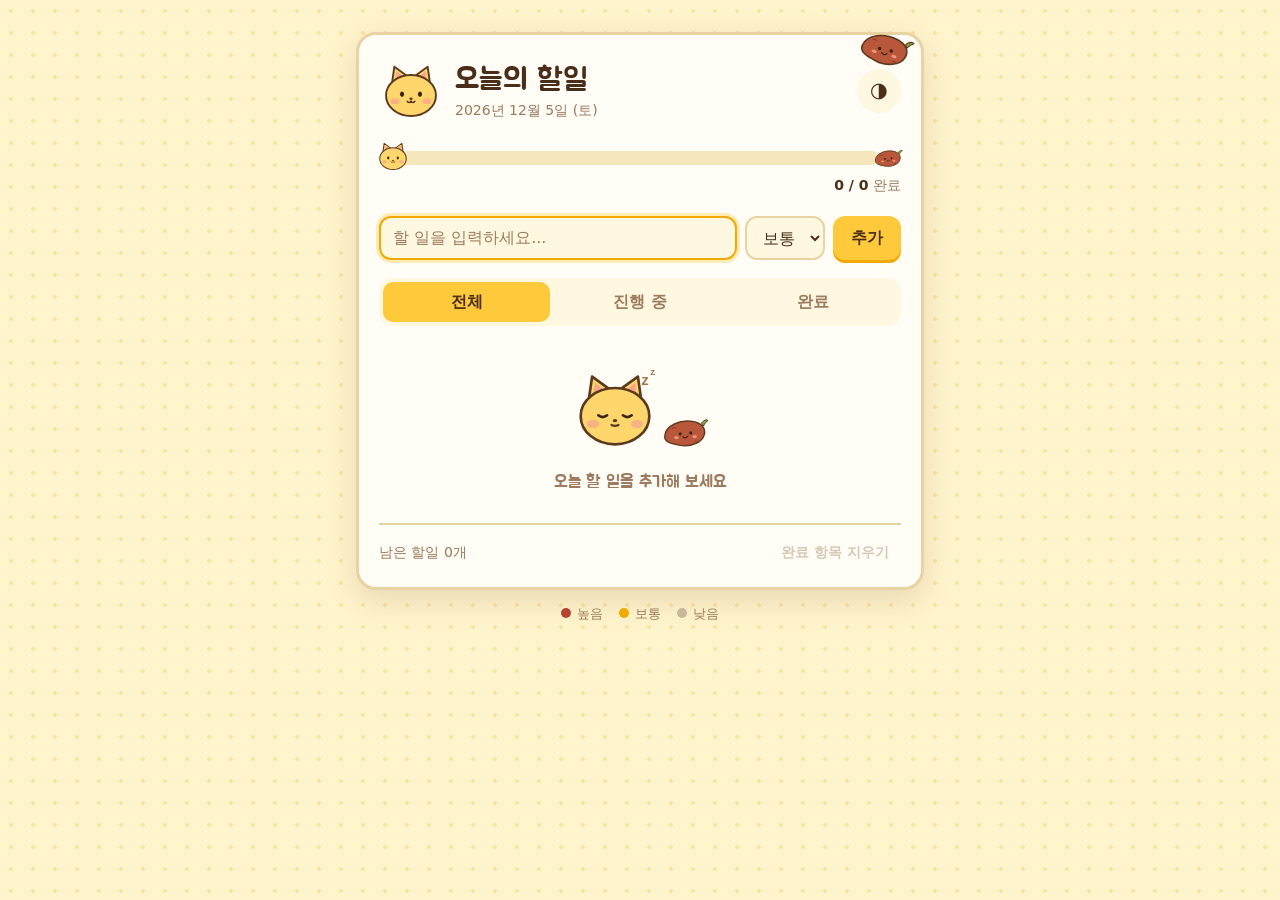
<file: todolist/index.html>
<!doctype html>
<html lang="ko">
<head>
  <meta charset="utf-8">
  <meta name="viewport" content="width=device-width, initial-scale=1">
  <title>오늘의 할일</title>
  <link rel="preconnect" href="https://fonts.googleapis.com">
  <link rel="preconnect" href="https://fonts.gstatic.com" crossorigin>
  <link rel="stylesheet" href="https://fonts.googleapis.com/css2?family=Jua&display=swap">
  <link rel="stylesheet" href="css/style.css">
  <script type="module" src="js/app.js"></script>
</head>
<body>
  <!-- 캐릭터 SVG 스프라이트 -->
  <svg width="0" height="0" style="position:absolute" aria-hidden="true">
    <defs>
      <g id="cat-base">
        <path d="M20 40 L24 12 L46 28 Z" fill="#FFD66B" stroke="#5B3A1E" stroke-width="3" stroke-linejoin="round"/>
        <path d="M80 40 L76 12 L54 28 Z" fill="#FFD66B" stroke="#5B3A1E" stroke-width="3" stroke-linejoin="round"/>
        <path d="M26 30 L27 19 L36 26 Z" fill="#F7A58B"/>
        <path d="M74 30 L73 19 L64 26 Z" fill="#F7A58B"/>
        <ellipse cx="50" cy="57" rx="39" ry="32" fill="#FFD66B" stroke="#5B3A1E" stroke-width="3"/>
        <ellipse cx="25" cy="66" rx="7" ry="4.5" fill="#F7A58B" opacity="0.75"/>
        <ellipse cx="75" cy="66" rx="7" ry="4.5" fill="#F7A58B" opacity="0.75"/>
        <ellipse cx="50" cy="62" rx="2.6" ry="1.9" fill="#5B3A1E"/>
      </g>
    </defs>
    <symbol id="cat" viewBox="0 0 100 100">
      <use href="#cat-base"/>
      <ellipse cx="36" cy="55" rx="3.2" ry="4.2" fill="#3A2412"/>
      <ellipse cx="64" cy="55" rx="3.2" ry="4.2" fill="#3A2412"/>
      <path d="M44 66 Q47 70 50 66 Q53 70 56 66" fill="none" stroke="#5B3A1E" stroke-width="2.4" stroke-linecap="round"/>
    </symbol>
    <symbol id="cat-happy" viewBox="0 0 100 100">
      <use href="#cat-base"/>
      <path d="M31 57 Q36 50 41 57" fill="none" stroke="#3A2412" stroke-width="3" stroke-linecap="round"/>
      <path d="M59 57 Q64 50 69 57" fill="none" stroke="#3A2412" stroke-width="3" stroke-linecap="round"/>
      <path d="M44 66 Q50 77 56 66 Z" fill="#E86F5A" stroke="#5B3A1E" stroke-width="2.2" stroke-linejoin="round"/>
    </symbol>
    <symbol id="cat-sleep" viewBox="0 0 100 100">
      <use href="#cat-base"/>
      <path d="M31 56 Q36 60 41 56" fill="none" stroke="#3A2412" stroke-width="3" stroke-linecap="round"/>
      <path d="M59 56 Q64 60 69 56" fill="none" stroke="#3A2412" stroke-width="3" stroke-linecap="round"/>
      <path d="M46 67 Q50 69 54 67" fill="none" stroke="#5B3A1E" stroke-width="2.4" stroke-linecap="round"/>
      <text x="80" y="22" font-family="sans-serif" font-weight="700" font-size="16" fill="#A47551">z</text>
      <text x="90" y="10" font-family="sans-serif" font-weight="700" font-size="11" fill="#A47551">z</text>
    </symbol>
    <symbol id="potato" viewBox="0 0 100 100">
      <path d="M84 36 Q92 26 98 30 Q92 34 88 42 Z" fill="#8DA43A" stroke="#5B3A1E" stroke-width="2" stroke-linejoin="round"/>
      <path d="M8 62 C10 40 40 28 66 32 C84 35 94 46 90 60 C86 76 62 86 40 82 C20 79 6 74 8 62 Z" fill="#B8573A" stroke="#5B3A1E" stroke-width="3" stroke-linejoin="round"/>
      <path d="M24 46 Q28 44 31 46" fill="none" stroke="#8A3D26" stroke-width="2" stroke-linecap="round"/>
      <path d="M70 74 Q74 72 77 74" fill="none" stroke="#8A3D26" stroke-width="2" stroke-linecap="round"/>
      <circle cx="40" cy="58" r="3.2" fill="#3A2412"/>
      <circle cx="62" cy="56" r="3.2" fill="#3A2412"/>
      <ellipse cx="32" cy="66" rx="5" ry="3" fill="#F7A58B" opacity="0.8"/>
      <ellipse cx="70" cy="64" rx="5" ry="3" fill="#F7A58B" opacity="0.8"/>
      <path d="M46 64 Q51 69 56 63" fill="none" stroke="#3A2412" stroke-width="2.4" stroke-linecap="round"/>
    </symbol>
  </svg>

  <main class="app">
    <div id="storage-banner" class="banner banner--warn" hidden>
      이 브라우저에서는 데이터가 저장되지 않아요. 페이지를 닫으면 할일이 사라져요.
    </div>

    <section class="card">
      <header class="header">
        <svg class="header__cat" aria-hidden="true"><use href="#cat"/></svg>
        <div class="header__text">
          <h1 class="header__title">오늘의 할일</h1>
          <p id="today" class="header__date"></p>
        </div>
        <button id="theme-toggle" class="icon-btn theme-toggle" type="button"></button>
        <svg class="header__potato" aria-hidden="true"><use href="#potato"/></svg>
      </header>

      <div class="progress">
        <div class="progress__track" role="progressbar" aria-label="오늘 진행률" aria-valuemin="0" aria-valuemax="100" aria-valuenow="0">
          <div id="progress-fill" class="progress__fill"></div>
          <svg id="progress-cat" class="progress__cat" aria-hidden="true"><use href="#cat"/></svg>
          <svg class="progress__potato" aria-hidden="true"><use href="#potato"/></svg>
        </div>
        <p id="progress-text" class="progress__text"></p>
      </div>

      <div id="celebrate" class="celebrate" hidden>
        <svg class="celebrate__cat" aria-hidden="true"><use href="#cat-happy"/></svg>
        <p>오늘 할일을 모두 끝냈어요! 🎉</p>
        <svg class="celebrate__potato" aria-hidden="true"><use href="#potato"/></svg>
      </div>

      <div id="carry-banner" class="banner banner--carry" hidden>
        <p id="carry-text"></p>
        <div class="banner__actions">
          <button id="carry-accept" class="btn btn--primary btn--small" type="button">오늘로 가져오기</button>
          <button id="carry-dismiss" class="btn btn--ghost btn--small" type="button">괜찮아요</button>
        </div>
      </div>

      <form id="add-form" class="add-form" autocomplete="off">
        <label for="new-todo" class="visually-hidden">새 할일</label>
        <input id="new-todo" class="add-form__input" type="text" maxlength="100" placeholder="할 일을 입력하세요..." autofocus>
        <label for="new-priority" class="visually-hidden">우선순위</label>
        <select id="new-priority" class="add-form__select">
          <option value="high">높음</option>
          <option value="medium" selected>보통</option>
          <option value="low">낮음</option>
        </select>
        <button class="btn btn--primary" type="submit">추가</button>
      </form>

      <nav class="filters" aria-label="할일 필터">
        <button class="filter" type="button" data-filter="all">전체</button>
        <button class="filter" type="button" data-filter="active">진행 중</button>
        <button class="filter" type="button" data-filter="done">완료</button>
      </nav>

      <ul id="todo-list" class="todo-list"></ul>

      <div id="empty-state" class="empty" hidden>
        <div id="empty-art" class="empty__art">
          <svg class="empty__cat" aria-hidden="true"><use href="#cat-sleep"/></svg>
          <svg class="empty__potato" aria-hidden="true"><use href="#potato"/></svg>
        </div>
        <p id="empty-text"></p>
      </div>

      <footer class="footer">
        <span id="remaining"></span>
        <button id="clear-completed" class="btn btn--ghost btn--small" type="button">완료 항목 지우기</button>
      </footer>
    </section>

    <p class="legend">
      <span class="dot dot--high"></span>높음
      <span class="dot dot--medium"></span>보통
      <span class="dot dot--low"></span>낮음
    </p>
  </main>

  <div id="toast" class="toast" role="status" aria-live="polite" hidden>
    <span>삭제됨</span>
    <button id="toast-undo" class="toast__undo" type="button">되돌리기</button>
  </div>
</body>
</html>
</file>
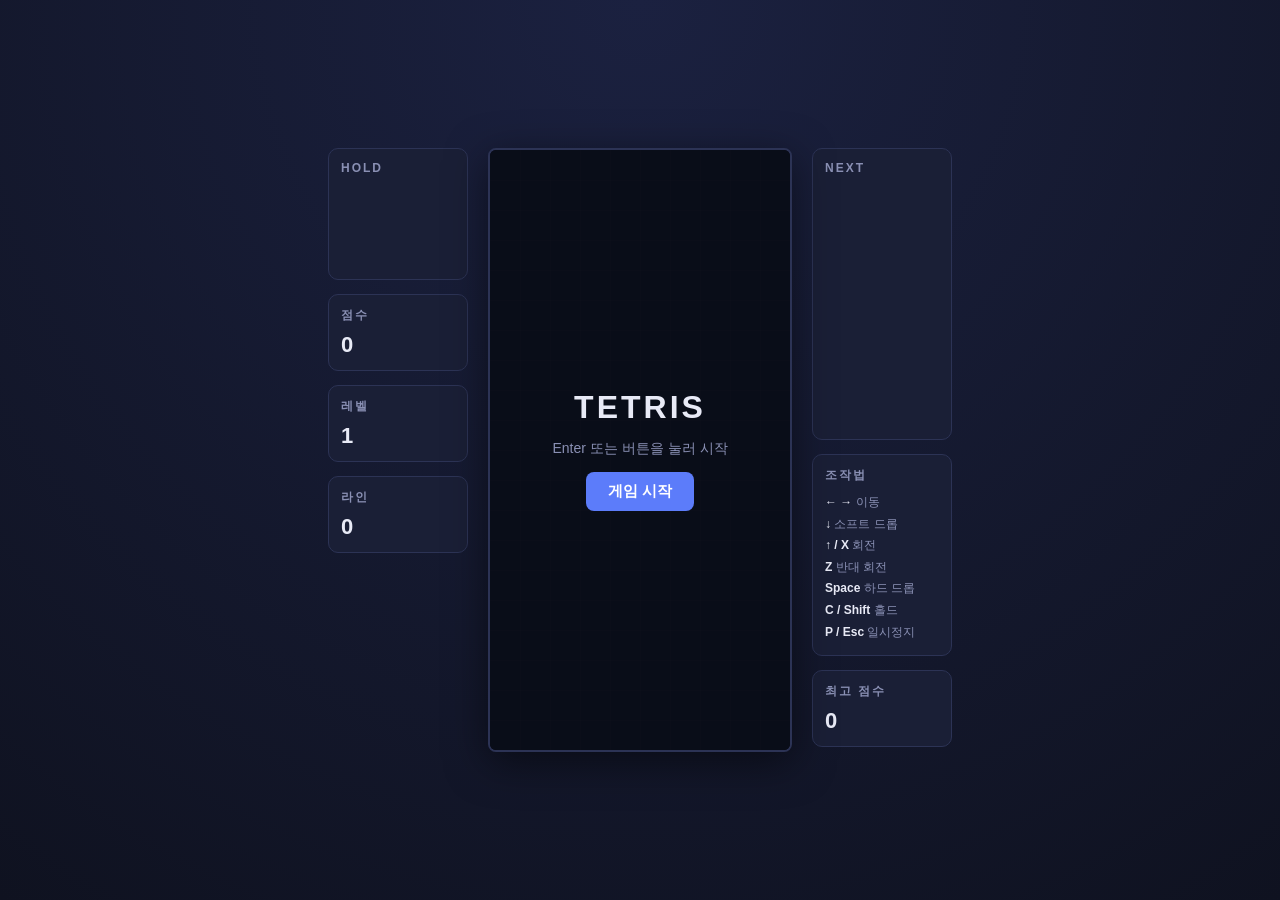
<file: tetris.html>
<!DOCTYPE html>
<html lang="ko">
<head>
<meta charset="UTF-8">
<meta name="viewport" content="width=device-width, initial-scale=1.0">
<title>테트리스</title>
<style>
  :root {
    --bg: #0f1220;
    --panel: #1a1f36;
    --border: #2c3355;
    --text: #e8eaf6;
    --muted: #8a90b4;
    --accent: #5c7cfa;
    --cell: 30px;
  }
  * { box-sizing: border-box; margin: 0; padding: 0; }
  body {
    background: radial-gradient(circle at top, #1b2140, var(--bg));
    color: var(--text);
    font-family: "Segoe UI", "Malgun Gothic", sans-serif;
    min-height: 100vh;
    display: flex;
    align-items: center;
    justify-content: center;
    padding: 16px;
  }
  .game {
    display: flex;
    gap: 20px;
    align-items: flex-start;
  }
  .side {
    display: flex;
    flex-direction: column;
    gap: 14px;
    width: 140px;
  }
  .box {
    background: var(--panel);
    border: 1px solid var(--border);
    border-radius: 10px;
    padding: 12px;
  }
  .box h3 {
    font-size: 12px;
    letter-spacing: 2px;
    color: var(--muted);
    margin-bottom: 8px;
    text-transform: uppercase;
  }
  .stat { font-size: 22px; font-weight: 700; font-variant-numeric: tabular-nums; }
  .board-wrap {
    position: relative;
    border: 2px solid var(--border);
    border-radius: 8px;
    overflow: hidden;
    box-shadow: 0 10px 40px rgba(0,0,0,.5);
  }
  #board { display: block; background: #0a0d18; }
  .overlay {
    position: absolute;
    inset: 0;
    background: rgba(10, 13, 24, .85);
    display: flex;
    flex-direction: column;
    align-items: center;
    justify-content: center;
    gap: 14px;
    text-align: center;
  }
  .overlay.hidden { display: none; }
  .overlay h2 { font-size: 32px; letter-spacing: 3px; }
  .overlay p { color: var(--muted); font-size: 14px; }
  button {
    background: var(--accent);
    color: #fff;
    border: none;
    border-radius: 8px;
    padding: 10px 22px;
    font-size: 15px;
    font-weight: 600;
    cursor: pointer;
    transition: transform .1s, filter .2s;
  }
  button:hover { filter: brightness(1.15); }
  button:active { transform: scale(.96); }
  .keys { font-size: 12px; line-height: 1.8; color: var(--muted); }
  .keys b { color: var(--text); font-weight: 600; }
  .touch {
    display: none;
    grid-template-columns: repeat(4, 1fr);
    gap: 8px;
    margin-top: 12px;
  }
  .touch button { padding: 14px 0; font-size: 18px; }

  @media (max-width: 640px) {
    :root { --cell: 22px; }
    .game { flex-direction: column; align-items: center; gap: 12px; }
    .side { flex-direction: row; width: auto; flex-wrap: wrap; justify-content: center; }
    .side .box { padding: 8px; }
    .keys-box { display: none; }
    .touch { display: grid; }
  }
</style>
</head>
<body>
  <div>
    <div class="game">
      <div class="side">
        <div class="box">
          <h3>Hold</h3>
          <canvas id="hold" width="100" height="80"></canvas>
        </div>
        <div class="box">
          <h3>점수</h3>
          <div class="stat" id="score">0</div>
        </div>
        <div class="box">
          <h3>레벨</h3>
          <div class="stat" id="level">1</div>
        </div>
        <div class="box">
          <h3>라인</h3>
          <div class="stat" id="lines">0</div>
        </div>
      </div>

      <div class="board-wrap">
        <canvas id="board"></canvas>
        <div class="overlay" id="overlay">
          <h2 id="overlayTitle">TETRIS</h2>
          <p id="overlayText">Enter 또는 버튼을 눌러 시작</p>
          <button id="startBtn">게임 시작</button>
        </div>
      </div>

      <div class="side">
        <div class="box">
          <h3>Next</h3>
          <canvas id="next" width="100" height="240"></canvas>
        </div>
        <div class="box keys-box">
          <h3>조작법</h3>
          <div class="keys">
            <b>← →</b> 이동<br>
            <b>↓</b> 소프트 드롭<br>
            <b>↑ / X</b> 회전<br>
            <b>Z</b> 반대 회전<br>
            <b>Space</b> 하드 드롭<br>
            <b>C / Shift</b> 홀드<br>
            <b>P / Esc</b> 일시정지
          </div>
        </div>
        <div class="box">
          <h3>최고 점수</h3>
          <div class="stat" id="best">0</div>
        </div>
      </div>
    </div>

    <div class="touch">
      <button data-act="left">◀</button>
      <button data-act="rotate">⟳</button>
      <button data-act="right">▶</button>
      <button data-act="hold">H</button>
      <button data-act="down">▼</button>
      <button data-act="drop" style="grid-column: span 2">⤓ 드롭</button>
      <button data-act="pause">Ⅱ</button>
    </div>
  </div>

<script>
(() => {
  'use strict';

  const COLS = 10;
  const ROWS = 20;
  const CELL = parseInt(getComputedStyle(document.documentElement).getPropertyValue('--cell'), 10) || 30;

  const COLORS = {
    I: '#22d3ee', O: '#facc15', T: '#a855f7',
    S: '#22c55e', Z: '#ef4444', J: '#3b82f6', L: '#f97316'
  };

  const SHAPES = {
    I: [[0,0,0,0],[1,1,1,1],[0,0,0,0],[0,0,0,0]],
    O: [[1,1],[1,1]],
    T: [[0,1,0],[1,1,1],[0,0,0]],
    S: [[0,1,1],[1,1,0],[0,0,0]],
    Z: [[1,1,0],[0,1,1],[0,0,0]],
    J: [[1,0,0],[1,1,1],[0,0,0]],
    L: [[0,0,1],[1,1,1],[0,0,0]]
  };

  // SRS wall kick 데이터 (y는 위쪽이 +이므로 적용 시 부호 반전)
  const KICKS = {
    normal: {
      '0>1': [[0,0],[-1,0],[-1,1],[0,-2],[-1,-2]],
      '1>0': [[0,0],[1,0],[1,-1],[0,2],[1,2]],
      '1>2': [[0,0],[1,0],[1,-1],[0,2],[1,2]],
      '2>1': [[0,0],[-1,0],[-1,1],[0,-2],[-1,-2]],
      '2>3': [[0,0],[1,0],[1,1],[0,-2],[1,-2]],
      '3>2': [[0,0],[-1,0],[-1,-1],[0,2],[-1,2]],
      '3>0': [[0,0],[-1,0],[-1,-1],[0,2],[-1,2]],
      '0>3': [[0,0],[1,0],[1,1],[0,-2],[1,-2]]
    },
    I: {
      '0>1': [[0,0],[-2,0],[1,0],[-2,-1],[1,2]],
      '1>0': [[0,0],[2,0],[-1,0],[2,1],[-1,-2]],
      '1>2': [[0,0],[-1,0],[2,0],[-1,2],[2,-1]],
      '2>1': [[0,0],[1,0],[-2,0],[1,-2],[-2,1]],
      '2>3': [[0,0],[2,0],[-1,0],[2,1],[-1,-2]],
      '3>2': [[0,0],[-2,0],[1,0],[-2,-1],[1,2]],
      '3>0': [[0,0],[1,0],[-2,0],[1,-2],[-2,1]],
      '0>3': [[0,0],[-1,0],[2,0],[-1,2],[2,-1]]
    }
  };

  const LINE_SCORES = [0, 100, 300, 500, 800];

  // DOM
  const boardCanvas = document.getElementById('board');
  const ctx = boardCanvas.getContext('2d');
  const holdCtx = document.getElementById('hold').getContext('2d');
  const nextCtx = document.getElementById('next').getContext('2d');
  const overlay = document.getElementById('overlay');
  const overlayTitle = document.getElementById('overlayTitle');
  const overlayText = document.getElementById('overlayText');
  const startBtn = document.getElementById('startBtn');
  const scoreEl = document.getElementById('score');
  const levelEl = document.getElementById('level');
  const linesEl = document.getElementById('lines');
  const bestEl = document.getElementById('best');

  boardCanvas.width = COLS * CELL;
  boardCanvas.height = ROWS * CELL;

  // 상태
  let board, current, holdType, canHold, queue, bag;
  let score, lines, level, best = 0;
  let dropTimer, lastTime, lockTimer, lockMoves;
  let state = 'idle'; // idle | playing | paused | over
  let clearingRows = [], clearAnim = 0;

  try { best = parseInt(localStorage.getItem('tetris-best'), 10) || 0; } catch (e) {}
  bestEl.textContent = best;

  const emptyBoard = () => Array.from({ length: ROWS }, () => Array(COLS).fill(null));

  function rotateMatrix(m, dir) {
    const n = m.length;
    const r = Array.from({ length: n }, () => Array(n).fill(0));
    for (let y = 0; y < n; y++)
      for (let x = 0; x < n; x++)
        if (dir > 0) r[x][n - 1 - y] = m[y][x];
        else r[n - 1 - x][y] = m[y][x];
    return r;
  }

  function refillBag() {
    const types = Object.keys(SHAPES);
    for (let i = types.length - 1; i > 0; i--) {
      const j = Math.floor(Math.random() * (i + 1));
      [types[i], types[j]] = [types[j], types[i]];
    }
    bag.push(...types);
  }

  function nextType() {
    while (queue.length < 6) {
      if (bag.length === 0) refillBag();
      queue.push(bag.shift());
    }
    return queue.shift();
  }

  function createPiece(type) {
    const shape = SHAPES[type].map(r => r.slice());
    return {
      type,
      shape,
      rot: 0,
      x: Math.floor((COLS - shape.length) / 2),
      y: type === 'I' ? -1 : 0
    };
  }

  function collides(piece, dx = 0, dy = 0, shape = piece.shape) {
    for (let y = 0; y < shape.length; y++) {
      for (let x = 0; x < shape[y].length; x++) {
        if (!shape[y][x]) continue;
        const nx = piece.x + x + dx;
        const ny = piece.y + y + dy;
        if (nx < 0 || nx >= COLS || ny >= ROWS) return true;
        if (ny >= 0 && board[ny][nx]) return true;
      }
    }
    return false;
  }

  function spawn(type) {
    current = createPiece(type || nextType());
    lockTimer = 0;
    lockMoves = 0;
    if (collides(current)) gameOver();
  }

  function dropInterval() {
    return Math.max(50, 1000 * Math.pow(0.85, level - 1));
  }

  function onGround() {
    return collides(current, 0, 1);
  }

  function resetLock() {
    if (onGround() && lockMoves < 15) {
      lockTimer = 0;
      lockMoves++;
    }
  }

  function move(dx) {
    if (!collides(current, dx, 0)) {
      current.x += dx;
      resetLock();
      return true;
    }
    return false;
  }

  function rotate(dir) {
    if (current.type === 'O') return;
    const newShape = rotateMatrix(current.shape, dir);
    const from = current.rot;
    const to = (from + dir + 4) % 4;
    const table = current.type === 'I' ? KICKS.I : KICKS.normal;
    for (const [kx, ky] of table[`${from}>${to}`]) {
      if (!collides(current, kx, -ky, newShape)) {
        current.shape = newShape;
        current.x += kx;
        current.y -= ky;
        current.rot = to;
        resetLock();
        return;
      }
    }
  }

  function softDrop() {
    if (!collides(current, 0, 1)) {
      current.y++;
      score += 1;
      dropTimer = 0;
      updateStats();
    }
  }

  function hardDrop() {
    let dist = 0;
    while (!collides(current, 0, 1)) { current.y++; dist++; }
    score += dist * 2;
    lockPiece();
  }

  function hold() {
    if (!canHold) return;
    const t = current.type;
    if (holdType) spawn(holdType);
    else spawn();
    holdType = t;
    canHold = false;
    drawHold();
  }

  function lockPiece() {
    const { shape, x: px, y: py, type } = current;
    let topOut = false;
    for (let y = 0; y < shape.length; y++)
      for (let x = 0; x < shape[y].length; x++)
        if (shape[y][x]) {
          if (py + y < 0) topOut = true;
          else board[py + y][px + x] = type;
        }
    if (topOut) { gameOver(); return; }

    clearingRows = [];
    for (let y = 0; y < ROWS; y++)
      if (board[y].every(c => c)) clearingRows.push(y);

    if (clearingRows.length) {
      clearAnim = 200;
      current = null;
    } else {
      finishLock();
    }
  }

  function finishLock() {
    const n = clearingRows.length;
    if (n) {
      for (const y of clearingRows) {
        board.splice(y, 1);
        board.unshift(Array(COLS).fill(null));
      }
      lines += n;
      score += LINE_SCORES[n] * level;
      level = Math.floor(lines / 10) + 1;
      clearingRows = [];
    }
    canHold = true;
    updateStats();
    spawn();
    drawNext();
  }

  function ghostY() {
    let dy = 0;
    while (!collides(current, 0, dy + 1)) dy++;
    return current.y + dy;
  }

  // 렌더링
  function drawCell(c, x, y, size, color, alpha = 1) {
    c.globalAlpha = alpha;
    c.fillStyle = color;
    c.fillRect(x, y, size, size);
    c.fillStyle = 'rgba(255,255,255,0.25)';
    c.fillRect(x, y, size, size * 0.15);
    c.fillRect(x, y, size * 0.15, size);
    c.fillStyle = 'rgba(0,0,0,0.25)';
    c.fillRect(x, y + size * 0.85, size, size * 0.15);
    c.fillRect(x + size * 0.85, y, size * 0.15, size);
    c.strokeStyle = 'rgba(0,0,0,0.4)';
    c.strokeRect(x + 0.5, y + 0.5, size - 1, size - 1);
    c.globalAlpha = 1;
  }

  function drawGrid() {
    ctx.strokeStyle = 'rgba(255,255,255,0.04)';
    ctx.lineWidth = 1;
    for (let x = 1; x < COLS; x++) {
      ctx.beginPath();
      ctx.moveTo(x * CELL + 0.5, 0);
      ctx.lineTo(x * CELL + 0.5, ROWS * CELL);
      ctx.stroke();
    }
    for (let y = 1; y < ROWS; y++) {
      ctx.beginPath();
      ctx.moveTo(0, y * CELL + 0.5);
      ctx.lineTo(COLS * CELL, y * CELL + 0.5);
      ctx.stroke();
    }
  }

  function draw() {
    ctx.clearRect(0, 0, boardCanvas.width, boardCanvas.height);
    drawGrid();

    for (let y = 0; y < ROWS; y++)
      for (let x = 0; x < COLS; x++)
        if (board[y][x]) drawCell(ctx, x * CELL, y * CELL, CELL, COLORS[board[y][x]]);

    if (clearingRows.length) {
      const a = clearAnim / 200;
      ctx.fillStyle = `rgba(255,255,255,${a})`;
      for (const y of clearingRows) ctx.fillRect(0, y * CELL, COLS * CELL, CELL);
    }

    if (current) {
      const gy = ghostY();
      const { shape, x: px, y: py, type } = current;
      for (let y = 0; y < shape.length; y++)
        for (let x = 0; x < shape[y].length; x++)
          if (shape[y][x]) {
            if (gy + y >= 0) {
              ctx.strokeStyle = COLORS[type];
              ctx.globalAlpha = 0.5;
              ctx.lineWidth = 2;
              ctx.strokeRect((px + x) * CELL + 2, (gy + y) * CELL + 2, CELL - 4, CELL - 4);
              ctx.globalAlpha = 1;
              ctx.lineWidth = 1;
            }
            if (py + y >= 0) drawCell(ctx, (px + x) * CELL, (py + y) * CELL, CELL, COLORS[type]);
          }
    }
  }

  function drawMini(c, type, cx, cy, size) {
    const shape = SHAPES[type];
    let minX = 9, maxX = -1, minY = 9, maxY = -1;
    shape.forEach((row, y) => row.forEach((v, x) => {
      if (v) { minX = Math.min(minX, x); maxX = Math.max(maxX, x); minY = Math.min(minY, y); maxY = Math.max(maxY, y); }
    }));
    const w = (maxX - minX + 1) * size;
    const h = (maxY - minY + 1) * size;
    shape.forEach((row, y) => row.forEach((v, x) => {
      if (v) drawCell(c, cx - w / 2 + (x - minX) * size, cy - h / 2 + (y - minY) * size, size, COLORS[type], c === holdCtx && !canHold ? 0.35 : 1);
    }));
  }

  function drawHold() {
    holdCtx.clearRect(0, 0, 100, 80);
    if (holdType) drawMini(holdCtx, holdType, 50, 40, 20);
  }

  function drawNext() {
    nextCtx.clearRect(0, 0, 100, 240);
    queue.slice(0, 4).forEach((t, i) => drawMini(nextCtx, t, 50, 30 + i * 60, i === 0 ? 20 : 16));
  }

  function updateStats() {
    scoreEl.textContent = score.toLocaleString();
    levelEl.textContent = level;
    linesEl.textContent = lines;
  }

  // 게임 흐름
  function start() {
    board = emptyBoard();
    queue = [];
    bag = [];
    holdType = null;
    canHold = true;
    score = 0; lines = 0; level = 1;
    dropTimer = 0;
    clearingRows = [];
    state = 'playing';
    overlay.classList.add('hidden');
    spawn();
    updateStats();
    drawHold();
    drawNext();
    lastTime = performance.now();
    requestAnimationFrame(loop);
  }

  function togglePause() {
    if (state === 'playing') {
      state = 'paused';
      showOverlay('PAUSED', 'P 또는 Esc로 계속하기', '계속하기');
    } else if (state === 'paused') {
      state = 'playing';
      overlay.classList.add('hidden');
      lastTime = performance.now();
      requestAnimationFrame(loop);
    }
  }

  function gameOver() {
    state = 'over';
    if (score > best) {
      best = score;
      bestEl.textContent = best;
      try { localStorage.setItem('tetris-best', best); } catch (e) {}
    }
    draw();
    showOverlay('GAME OVER', `점수: ${score.toLocaleString()} · 라인: ${lines}`, '다시 하기');
  }

  function showOverlay(title, text, btn) {
    overlayTitle.textContent = title;
    overlayText.textContent = text;
    startBtn.textContent = btn;
    overlay.classList.remove('hidden');
  }

  function loop(now) {
    if (state !== 'playing') return;
    const dt = now - lastTime;
    lastTime = now;

    if (clearingRows.length) {
      clearAnim -= dt;
      if (clearAnim <= 0) finishLock();
    } else if (current) {
      if (onGround()) {
        lockTimer += dt;
        if (lockTimer >= 500) lockPiece();
      } else {
        dropTimer += dt;
        if (dropTimer >= dropInterval()) {
          current.y++;
          dropTimer = 0;
        }
      }
    }

    if (state === 'playing') {
      draw();
      requestAnimationFrame(loop);
    }
  }

  function act(a) {
    if (a === 'pause') { togglePause(); return; }
    if (state !== 'playing' || !current) return;
    switch (a) {
      case 'left': move(-1); break;
      case 'right': move(1); break;
      case 'down': softDrop(); break;
      case 'rotate': rotate(1); break;
      case 'rotateCCW': rotate(-1); break;
      case 'drop': hardDrop(); break;
      case 'hold': hold(); break;
    }
    draw();
  }

  // 입력
  const KEYMAP = {
    ArrowLeft: 'left', ArrowRight: 'right', ArrowDown: 'down',
    ArrowUp: 'rotate', KeyX: 'rotate', KeyZ: 'rotateCCW',
    Space: 'drop', KeyC: 'hold', ShiftLeft: 'hold', ShiftRight: 'hold',
    KeyP: 'pause', Escape: 'pause'
  };

  document.addEventListener('keydown', e => {
    if (e.code === 'Enter' && (state === 'idle' || state === 'over')) { start(); return; }
    const a = KEYMAP[e.code];
    if (!a) return;
    e.preventDefault();
    const repeatable = a === 'left' || a === 'right' || a === 'down';
    if (e.repeat && !repeatable) return;
    act(a);
  });

  startBtn.addEventListener('click', () => {
    if (state === 'paused') togglePause();
    else start();
  });

  document.querySelectorAll('.touch button').forEach(b => {
    b.addEventListener('pointerdown', e => {
      e.preventDefault();
      act(b.dataset.act);
    });
  });

  // 초기 화면
  board = emptyBoard();
  draw();
})();
</script>
</body>
</html>
</file>
<file: todolist/css/style.css>
:root {
  --bg: #FFF4CC;
  --bg-dot: #FBE3A0;
  --card: #FFFDF5;
  --primary: #FFC93C;
  --primary-strong: #F2A900;
  --on-primary: #4A2E1A;
  --text: #4A2E1A;
  --text-muted: #9C7B5E;
  --text-done: #BBA584;
  --border: #EAD3A2;
  --surface: #FFF8E1;
  --track: #F6E6BC;
  --danger: #B5452F;
  --high: #B5452F;
  --medium: #F2A900;
  --low: #C9B79C;
  --shadow: 0 10px 30px rgba(107, 66, 38, 0.15);
  --radius: 20px;
  color-scheme: light;
}

:root[data-theme="dark"] {
  --bg: #241811;
  --bg-dot: #2F2017;
  --card: #33241A;
  --text: #FBE9C8;
  --text-muted: #C9A97F;
  --text-done: #8A7058;
  --border: #4E3826;
  --surface: #3D2C20;
  --track: #4A3626;
  --low: #8A7058;
  --shadow: 0 10px 30px rgba(0, 0, 0, 0.4);
  color-scheme: dark;
}

@media (prefers-color-scheme: dark) {
  :root:not([data-theme="light"]) {
    --bg: #241811;
    --bg-dot: #2F2017;
    --card: #33241A;
    --text: #FBE9C8;
    --text-muted: #C9A97F;
    --text-done: #8A7058;
    --border: #4E3826;
    --surface: #3D2C20;
    --track: #4A3626;
    --low: #8A7058;
    --shadow: 0 10px 30px rgba(0, 0, 0, 0.4);
    color-scheme: dark;
  }
}

* { box-sizing: border-box; }

body {
  margin: 0;
  min-height: 100vh;
  background-color: var(--bg);
  background-image: radial-gradient(var(--bg-dot) 2px, transparent 2px);
  background-size: 22px 22px;
  color: var(--text);
  font-family: Pretendard, system-ui, -apple-system, "Segoe UI", "Malgun Gothic", sans-serif;
  line-height: 1.5;
}

button, input, select { font: inherit; color: inherit; }

.visually-hidden {
  position: absolute;
  width: 1px; height: 1px;
  overflow: hidden;
  clip: rect(0 0 0 0);
  white-space: nowrap;
}

.app {
  max-width: 600px;
  margin: 0 auto;
  padding: 32px 16px 48px;
}

.card {
  background: var(--card);
  border: 3px solid var(--border);
  border-radius: var(--radius);
  box-shadow: var(--shadow);
  padding: 24px 20px 16px;
}

/* 헤더 */
.header {
  position: relative;
  display: flex;
  align-items: center;
  gap: 12px;
}
.header__cat {
  width: 64px; height: 64px;
  flex-shrink: 0;
  animation: bounce 2.4s ease-in-out infinite;
}
.header__text { flex: 1; min-width: 0; }
.header__title {
  margin: 0;
  font-family: Jua, Pretendard, system-ui, sans-serif;
  font-weight: 400;
  font-size: 30px;
  line-height: 1.2;
}
.header__date { margin: 2px 0 0; color: var(--text-muted); font-size: 14px; }
.header__potato {
  position: absolute;
  top: -40px; right: -12px;
  width: 54px; height: 54px;
  transform: rotate(18deg);
  animation: peek 3s ease-in-out infinite;
}

.icon-btn {
  width: 44px; height: 44px;
  border: none;
  border-radius: 50%;
  background: var(--surface);
  cursor: pointer;
  font-size: 18px;
  flex-shrink: 0;
}
.icon-btn:hover { background: var(--track); }

/* 진행 바 */
.progress { margin-top: 28px; }
.progress__track {
  position: relative;
  height: 14px;
  margin: 0 22px 0 14px;
  background: var(--track);
  border-radius: 999px;
}
.progress__fill {
  height: 100%;
  width: 0;
  background: linear-gradient(90deg, var(--primary), var(--primary-strong));
  border-radius: inherit;
  transition: width 0.4s ease;
}
.progress__cat {
  position: absolute;
  top: 50%; left: 0;
  width: 34px; height: 34px;
  transform: translate(-50%, -55%);
  transition: left 0.4s ease;
}
.progress__potato {
  position: absolute;
  top: 50%; right: -24px;
  width: 30px; height: 30px;
  transform: translateY(-55%);
}
.progress__text {
  margin: 10px 0 0;
  text-align: right;
  font-size: 14px;
  color: var(--text-muted);
}
.progress__text strong { color: var(--text); }

/* 축하 */
.celebrate {
  display: flex;
  align-items: center;
  justify-content: center;
  gap: 8px;
  margin-top: 12px;
  padding: 10px 12px;
  background: var(--surface);
  border-radius: 14px;
  font-family: Jua, Pretendard, system-ui, sans-serif;
  font-size: 17px;
  text-align: center;
}
.celebrate p { margin: 0; }
.celebrate__cat, .celebrate__potato { width: 40px; height: 40px; flex-shrink: 0; }
.celebrate__cat { animation: bounce 1s ease-in-out infinite; }
.celebrate[hidden] { display: none; }

/* 배너 */
.banner {
  border-radius: 14px;
  padding: 10px 14px;
  font-size: 14px;
}
.banner[hidden] { display: none; }
.banner--warn {
  margin-bottom: 12px;
  background: #F8D9C8;
  color: #6B2A17;
}
.banner--carry {
  display: flex;
  flex-wrap: wrap;
  align-items: center;
  justify-content: space-between;
  gap: 8px;
  margin-top: 14px;
  background: var(--surface);
  border: 2px dashed var(--border);
}
.banner--carry p { margin: 0; }
.banner__actions { display: flex; gap: 6px; }

/* 버튼 */
.btn {
  min-height: 44px;
  padding: 0 18px;
  border: none;
  border-radius: 12px;
  cursor: pointer;
  font-weight: 700;
  white-space: nowrap;
  transition: transform 0.15s ease, background-color 0.15s ease;
}
.btn:active { transform: scale(0.96); }
.btn--primary { background: var(--primary); color: var(--on-primary); box-shadow: 0 3px 0 var(--primary-strong); }
.btn--primary:hover { background: var(--primary-strong); }
.btn--ghost { background: transparent; color: var(--text-muted); }
.btn--ghost:hover:not(:disabled) { background: var(--surface); color: var(--text); }
.btn--small { min-height: 36px; padding: 0 12px; font-size: 14px; }
.btn:disabled { opacity: 0.4; cursor: default; }

/* 입력 */
.add-form {
  display: flex;
  gap: 8px;
  margin-top: 20px;
}
.add-form__input, .add-form__select {
  min-height: 44px;
  border: 2px solid var(--border);
  border-radius: 12px;
  background: var(--surface);
  padding: 0 12px;
}
.add-form__input { flex: 1; min-width: 0; }
.add-form__input::placeholder { color: var(--text-muted); }
.add-form__select { cursor: pointer; }
.add-form__input:focus, .add-form__select:focus, .edit-input:focus {
  outline: none;
  border-color: var(--primary-strong);
  box-shadow: 0 0 0 3px rgba(255, 201, 60, 0.35);
}
:focus-visible { outline: 3px solid var(--primary-strong); outline-offset: 2px; }

/* 필터 */
.filters {
  display: flex;
  gap: 6px;
  margin-top: 18px;
  padding: 4px;
  background: var(--surface);
  border-radius: 14px;
}
.filter {
  flex: 1;
  min-height: 40px;
  border: none;
  border-radius: 10px;
  background: transparent;
  color: var(--text-muted);
  cursor: pointer;
  font-weight: 700;
}
.filter[aria-pressed="true"] { background: var(--primary); color: var(--on-primary); }

/* 목록 */
.todo-list {
  list-style: none;
  margin: 12px 0 0;
  padding: 0;
}
.todo {
  display: flex;
  align-items: center;
  gap: 10px;
  min-height: 56px;
  padding: 6px 4px 6px 8px;
  border-bottom: 2px dotted var(--border);
  animation: pop-in 0.2s ease;
  transition: opacity 0.2s ease;
}
.todo:last-child { border-bottom: none; }
.todo.dragging { opacity: 0.4; }
.todo.drag-over { box-shadow: inset 0 3px 0 var(--primary-strong); }

.todo__check {
  appearance: none;
  position: relative;
  width: 26px; height: 26px;
  margin: 9px;
  flex-shrink: 0;
  border: 3px solid var(--text-muted);
  border-radius: 50%;
  background: var(--card);
  cursor: pointer;
  transition: background-color 0.15s ease, border-color 0.15s ease;
}
.todo__check:hover { border-color: var(--primary-strong); }
.todo__check:checked { background: var(--primary); border-color: var(--primary-strong); }
.todo__check:checked::after {
  content: "";
  position: absolute;
  left: 6px; top: 1px;
  width: 6px; height: 12px;
  border: solid #5B3A1E;
  border-width: 0 3px 3px 0;
  transform: rotate(45deg);
}

.dot {
  display: inline-block;
  width: 10px; height: 10px;
  border-radius: 50%;
  flex-shrink: 0;
}
.dot--high { background: var(--high); }
.dot--medium { background: var(--medium); }
.dot--low { background: var(--low); }

.todo__text {
  flex: 1;
  min-width: 0;
  overflow-wrap: anywhere;
  cursor: text;
  transition: color 0.2s ease;
}
.todo.done .todo__text { color: var(--text-done); text-decoration: line-through; }
.todo.done .dot { opacity: 0.4; }

.edit-input {
  flex: 1;
  min-width: 0;
  min-height: 40px;
  border: 2px solid var(--border);
  border-radius: 10px;
  background: var(--surface);
  padding: 0 10px;
}

.todo__btn {
  width: 44px; height: 44px;
  flex-shrink: 0;
  border: none;
  border-radius: 50%;
  background: transparent;
  color: var(--text-muted);
  cursor: pointer;
  font-size: 16px;
}
.todo__btn:hover { background: var(--surface); color: var(--text); }
.todo__btn--delete:hover { color: var(--danger); }

@media (hover: hover) {
  .todo__btn { opacity: 0; }
  .todo:hover .todo__btn, .todo__btn:focus-visible { opacity: 1; }
}

/* 빈 상태 */
.empty {
  padding: 28px 0 20px;
  text-align: center;
  color: var(--text-muted);
}
.empty[hidden] { display: none; }
.empty p { margin: 8px 0 0; font-family: Jua, Pretendard, system-ui, sans-serif; font-size: 17px; }
.empty__art { display: inline-flex; align-items: flex-end; gap: 2px; }
.empty__art[hidden] { display: none; }
.empty__cat { width: 88px; height: 88px; }
.empty__potato { width: 48px; height: 48px; }

/* 푸터 */
.footer {
  display: flex;
  align-items: center;
  justify-content: space-between;
  margin-top: 8px;
  padding-top: 10px;
  border-top: 2px solid var(--border);
  font-size: 14px;
  color: var(--text-muted);
}

.legend {
  display: flex;
  justify-content: center;
  align-items: center;
  gap: 6px;
  margin: 14px 0 0;
  font-size: 13px;
  color: var(--text-muted);
}
.legend .dot:not(:first-child) { margin-left: 10px; }

/* 토스트 */
.toast {
  position: fixed;
  left: 50%; bottom: 24px;
  transform: translateX(-50%);
  display: flex;
  align-items: center;
  gap: 12px;
  padding: 8px 8px 8px 18px;
  background: #4A2E1A;
  color: #FFF4CC;
  border-radius: 999px;
  box-shadow: var(--shadow);
}
.toast[hidden] { display: none; }
.toast__undo {
  min-height: 36px;
  padding: 0 14px;
  border: none;
  border-radius: 999px;
  background: var(--primary);
  color: #4A2E1A;
  font-weight: 700;
  cursor: pointer;
}

@keyframes bounce {
  0%, 100% { transform: translateY(0); }
  50% { transform: translateY(-4px); }
}
@keyframes peek {
  0%, 100% { transform: rotate(18deg) translateY(0); }
  50% { transform: rotate(10deg) translateY(-3px); }
}
@keyframes pop-in {
  from { opacity: 0; transform: scale(0.97); }
  to { opacity: 1; transform: scale(1); }
}

@media (max-width: 420px) {
  .app { padding-top: 24px; }
  .card { padding: 20px 14px 12px; }
  .header__cat { width: 52px; height: 52px; }
  .header__title { font-size: 26px; }
  .header__potato { right: -6px; }
  .add-form { flex-wrap: wrap; }
  .add-form__input { flex-basis: 100%; }
  .add-form__select { flex: 1; }
}

@media (prefers-reduced-motion: reduce) {
  *, *::before, *::after { animation: none !important; transition: none !important; }
}
</file>
